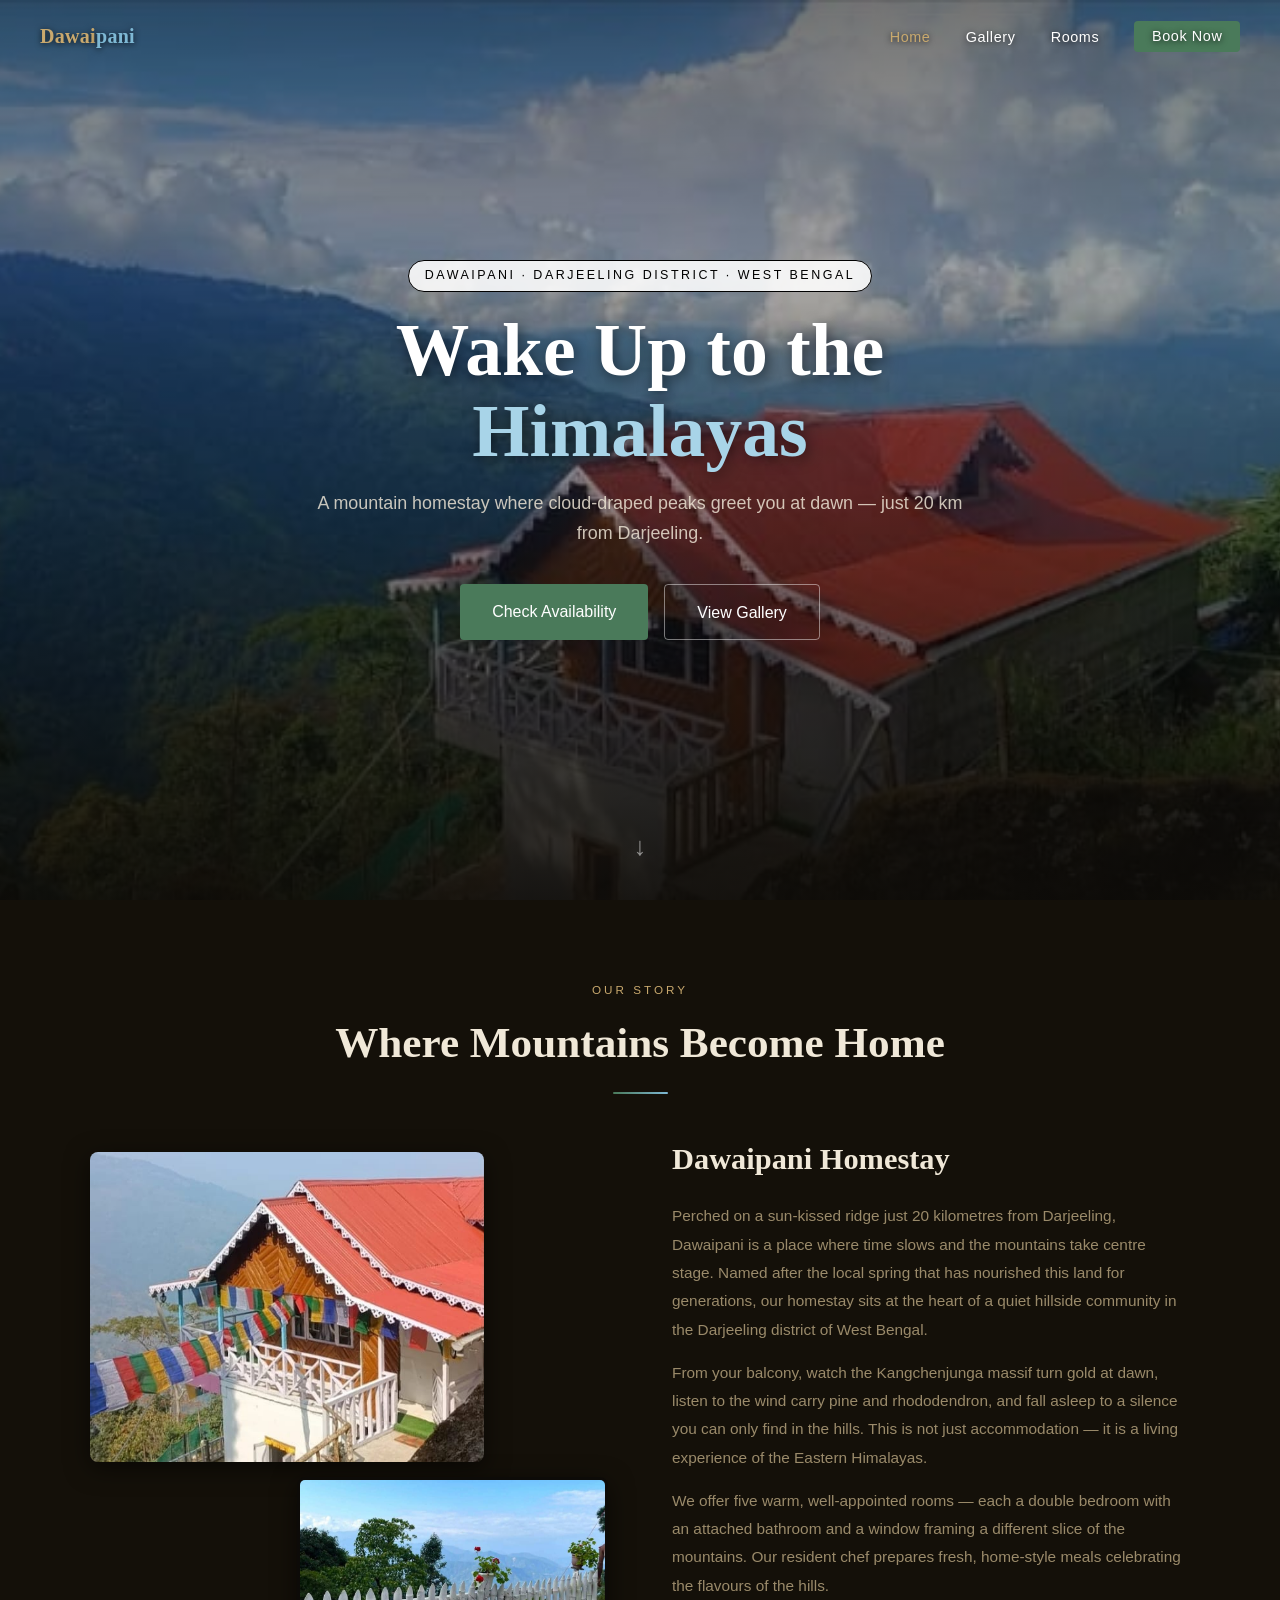
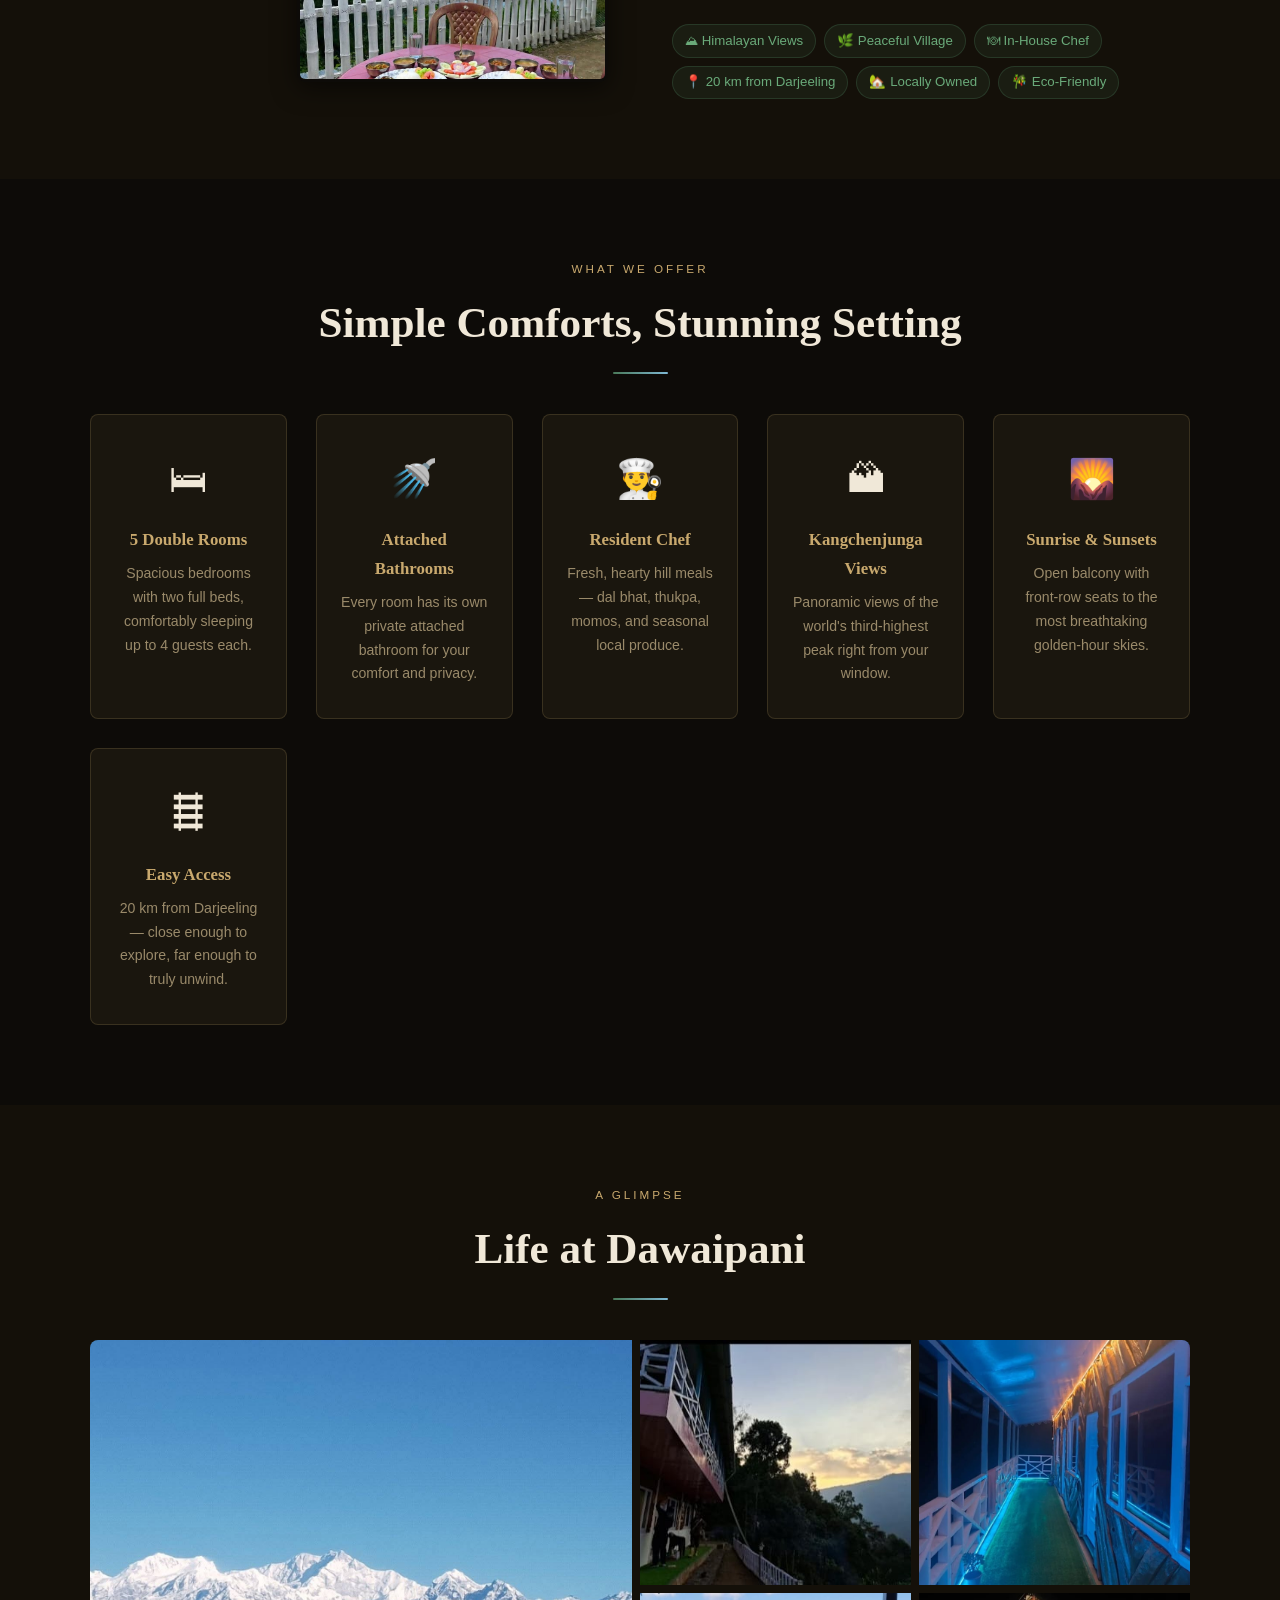
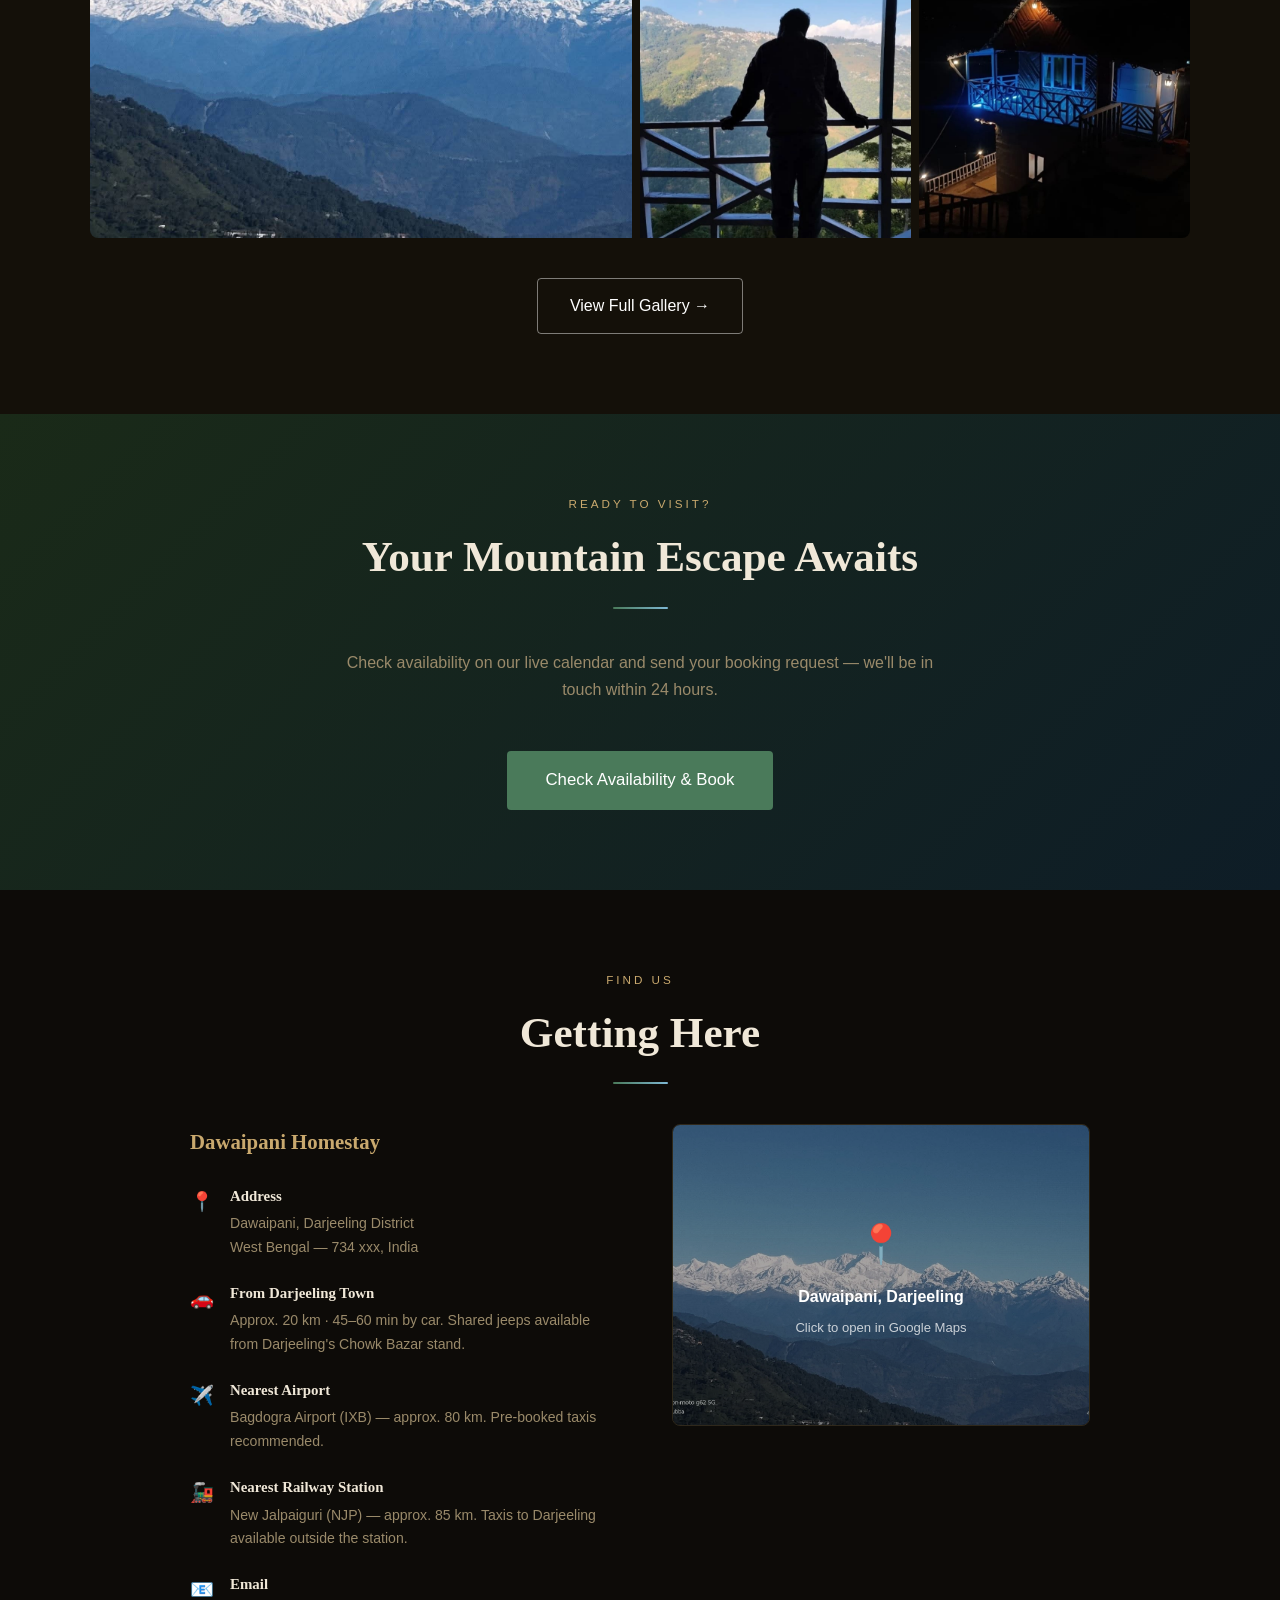
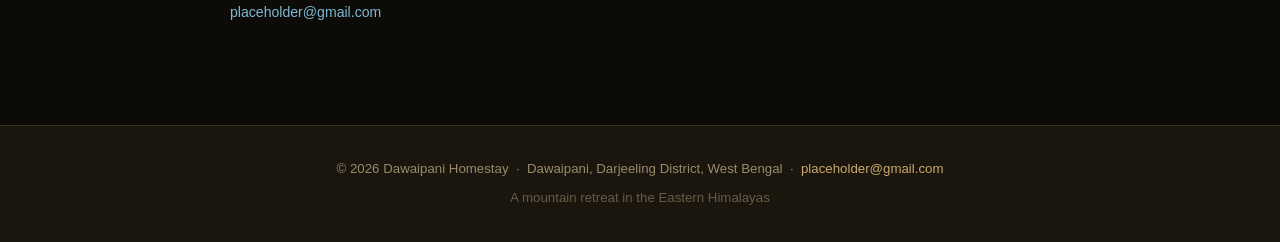
<file: index.html>
<!DOCTYPE html>
<html lang="en">
<head>
  <meta charset="UTF-8">
  <meta name="viewport" content="width=device-width, initial-scale=1.0">
  <meta name="description" content="Dawaipani Homestay — A cozy mountain retreat 20 km from Darjeeling, West Bengal. Himalayan views, home-cooked meals, 5 comfortable rooms.">
  <title>Dawaipani Homestay — Mountain Retreat near Darjeeling</title>
  <link rel="stylesheet" href="css/style.css">
  <link rel="icon" href="data:image/svg+xml,<svg xmlns='http://www.w3.org/2000/svg' viewBox='0 0 100 100'><text y='.9em' font-size='90'>🏔</text></svg>">
</head>
<body>

<!-- NAVBAR -->
<nav id="mainNav">
  <a href="index.html" class="nav-logo">Dawai<span>pani</span></a>
  <ul class="nav-links" id="navLinks">
    <li><a href="index.html" class="active">Home</a></li>
    <li><a href="gallery.html">Gallery</a></li>
    <li><a href="rooms.html">Rooms</a></li>
    <li><a href="booking.html" class="nav-book-btn">Book Now</a></li>
  </ul>
  <div class="nav-toggle" id="navToggle">
    <span></span><span></span><span></span>
  </div>
</nav>

<!-- HERO -->
<section class="hero">
  <div class="hero-bg"></div>
  <div class="hero-overlay"></div>
  <div class="hero-content">
    <div class="hero-badge">Dawaipani · Darjeeling District · West Bengal</div>
    <h1>Wake Up to the <em>Himalayas</em></h1>
    <p>A mountain homestay where cloud-draped peaks greet you at dawn — just 20 km from Darjeeling.</p>
    <div class="hero-btns">
      <a href="booking.html" class="btn-primary">Check Availability</a>
      <a href="gallery.html" class="btn-secondary">View Gallery</a>
    </div>
  </div>
  <div class="hero-scroll">↓</div>
</section>

<!-- ABOUT -->
<section class="about-section">
  <span class="section-label">Our Story</span>
  <h2 class="section-title">Where Mountains Become Home</h2>
  <div class="section-divider"></div>
  <div class="about-grid">
    <div class="about-image-stack">
      <img src="photos/835f2a2a-b0d6-4ad8-93b6-548201d780e2.JPG"
           alt="Dawaipani Homestay exterior with prayer flags and mountain backdrop"
           class="about-img-main">
      <img src="photos/a524b038-0417-4b89-a8e7-1b76fbd98bb7.JPG"
           alt="Home-cooked meal on the open terrace with a mountain view"
           class="about-img-secondary">
    </div>
    <div class="about-text">
      <h2>Dawaipani Homestay</h2>
      <p>Perched on a sun-kissed ridge just 20 kilometres from Darjeeling, Dawaipani is a place where time slows and the mountains take centre stage. Named after the local spring that has nourished this land for generations, our homestay sits at the heart of a quiet hillside community in the Darjeeling district of West Bengal.</p>
      <p>From your balcony, watch the Kangchenjunga massif turn gold at dawn, listen to the wind carry pine and rhododendron, and fall asleep to a silence you can only find in the hills. This is not just accommodation — it is a living experience of the Eastern Himalayas.</p>
      <p>We offer five warm, well-appointed rooms — each a double bedroom with an attached bathroom and a window framing a different slice of the mountains. Our resident chef prepares fresh, home-style meals celebrating the flavours of the hills.</p>
      <div class="about-highlights">
        <span class="highlight-tag">⛰ Himalayan Views</span>
        <span class="highlight-tag">🌿 Peaceful Village</span>
        <span class="highlight-tag">🍽 In-House Chef</span>
        <span class="highlight-tag">📍 20 km from Darjeeling</span>
        <span class="highlight-tag">🏡 Locally Owned</span>
        <span class="highlight-tag">🎋 Eco-Friendly</span>
      </div>
    </div>
  </div>
</section>

<!-- FEATURES -->
<section class="features-section">
  <span class="section-label">What We Offer</span>
  <h2 class="section-title">Simple Comforts, Stunning Setting</h2>
  <div class="section-divider"></div>
  <div class="features-grid">
    <div class="feature-card reveal">
      <span class="feature-icon">🛏</span>
      <h3>5 Double Rooms</h3>
      <p>Spacious bedrooms with two full beds, comfortably sleeping up to 4 guests each.</p>
    </div>
    <div class="feature-card reveal">
      <span class="feature-icon">🚿</span>
      <h3>Attached Bathrooms</h3>
      <p>Every room has its own private attached bathroom for your comfort and privacy.</p>
    </div>
    <div class="feature-card reveal">
      <span class="feature-icon">👨‍🍳</span>
      <h3>Resident Chef</h3>
      <p>Fresh, hearty hill meals — dal bhat, thukpa, momos, and seasonal local produce.</p>
    </div>
    <div class="feature-card reveal">
      <span class="feature-icon">🏔</span>
      <h3>Kangchenjunga Views</h3>
      <p>Panoramic views of the world's third-highest peak right from your window.</p>
    </div>
    <div class="feature-card reveal">
      <span class="feature-icon">🌄</span>
      <h3>Sunrise & Sunsets</h3>
      <p>Open balcony with front-row seats to the most breathtaking golden-hour skies.</p>
    </div>
    <div class="feature-card reveal">
      <span class="feature-icon">🛤</span>
      <h3>Easy Access</h3>
      <p>20 km from Darjeeling — close enough to explore, far enough to truly unwind.</p>
    </div>
  </div>
</section>

<!-- PHOTO PREVIEW -->
<section class="preview-section">
  <span class="section-label">A Glimpse</span>
  <h2 class="section-title">Life at Dawaipani</h2>
  <div class="section-divider"></div>
  <div class="photo-grid">
    <div class="photo-item">
      <img src="photos/68c79c0e-81f4-49b1-85cf-fa67b04e85c0.JPG"
           alt="Kangchenjunga panoramic view from Dawaipani" loading="lazy">
    </div>
    <div class="photo-item">
      <img src="photos/98694bfd-e711-434e-a000-c55fc86c6946.JPG"
           alt="Golden sunset from the balcony" loading="lazy">
    </div>
    <div class="photo-item">
      <img src="photos/7bfb3d35-8cb9-417a-92e4-3e10b6d14ae2.JPG"
           alt="LED-lit corridor at night" loading="lazy">
    </div>
    <div class="photo-item">
      <img src="photos/0ee48673-cfb5-4a5e-9b84-ca078c8ce175.JPG"
           alt="Silhouette view from the balcony" loading="lazy">
    </div>
    <div class="photo-item">
      <img src="photos/666def5d-f635-4ab4-aaf1-29031b2ab150.JPG"
           alt="Homestay glowing blue at night" loading="lazy">
    </div>
  </div>
  <div style="text-align:center; margin-top: 2.5rem;">
    <a href="gallery.html" class="btn-secondary">View Full Gallery →</a>
  </div>
</section>

<!-- CTA -->
<section class="cta-section">
  <span class="section-label">Ready to Visit?</span>
  <h2 class="section-title">Your Mountain Escape Awaits</h2>
  <div class="section-divider"></div>
  <p class="section-subtitle">Check availability on our live calendar and send your booking request — we'll be in touch within 24 hours.</p>
  <a href="booking.html" class="btn-primary" style="font-size:1.05rem; padding: 0.95rem 2.4rem;">
    Check Availability &amp; Book
  </a>
</section>

<!-- CONTACT -->
<section class="contact-section">
  <span class="section-label">Find Us</span>
  <h2 class="section-title">Getting Here</h2>
  <div class="section-divider"></div>
  <div class="contact-grid">
    <div class="contact-info">
      <h3>Dawaipani Homestay</h3>
      <div class="contact-item">
        <span class="contact-icon">📍</span>
        <div class="contact-item-text">
          <h4>Address</h4>
          <p>Dawaipani, Darjeeling District<br>West Bengal — 734 xxx, India</p>
        </div>
      </div>
      <div class="contact-item">
        <span class="contact-icon">🚗</span>
        <div class="contact-item-text">
          <h4>From Darjeeling Town</h4>
          <p>Approx. 20 km · 45–60 min by car. Shared jeeps available from Darjeeling's Chowk Bazar stand.</p>
        </div>
      </div>
      <div class="contact-item">
        <span class="contact-icon">✈️</span>
        <div class="contact-item-text">
          <h4>Nearest Airport</h4>
          <p>Bagdogra Airport (IXB) — approx. 80 km. Pre-booked taxis recommended.</p>
        </div>
      </div>
      <div class="contact-item">
        <span class="contact-icon">🚂</span>
        <div class="contact-item-text">
          <h4>Nearest Railway Station</h4>
          <p>New Jalpaiguri (NJP) — approx. 85 km. Taxis to Darjeeling available outside the station.</p>
        </div>
      </div>
      <div class="contact-item">
        <span class="contact-icon">📧</span>
        <div class="contact-item-text">
          <h4>Email</h4>
          <p><a href="mailto:placeholder@gmail.com">placeholder@gmail.com</a></p>
        </div>
      </div>
    </div>
    <div>
      <a href="https://maps.google.com/?q=Dawaipani,Darjeeling,West+Bengal" target="_blank" rel="noopener" class="contact-map-link">
        <img src="photos/68c79c0e-81f4-49b1-85cf-fa67b04e85c0.JPG" alt="Open in Google Maps">
        <div class="map-overlay">
          <span>📍</span>
          <span class="map-title">Dawaipani, Darjeeling</span>
          <span class="map-sub">Click to open in Google Maps</span>
        </div>
      </a>
    </div>
  </div>
</section>

<footer>
  <p>© 2026 Dawaipani Homestay &nbsp;·&nbsp; Dawaipani, Darjeeling District, West Bengal &nbsp;·&nbsp; <a href="mailto:placeholder@gmail.com">placeholder@gmail.com</a></p>
  <p>A mountain retreat in the Eastern Himalayas</p>
</footer>

<script src="js/main.js"></script>
</body>
</html>
</file>
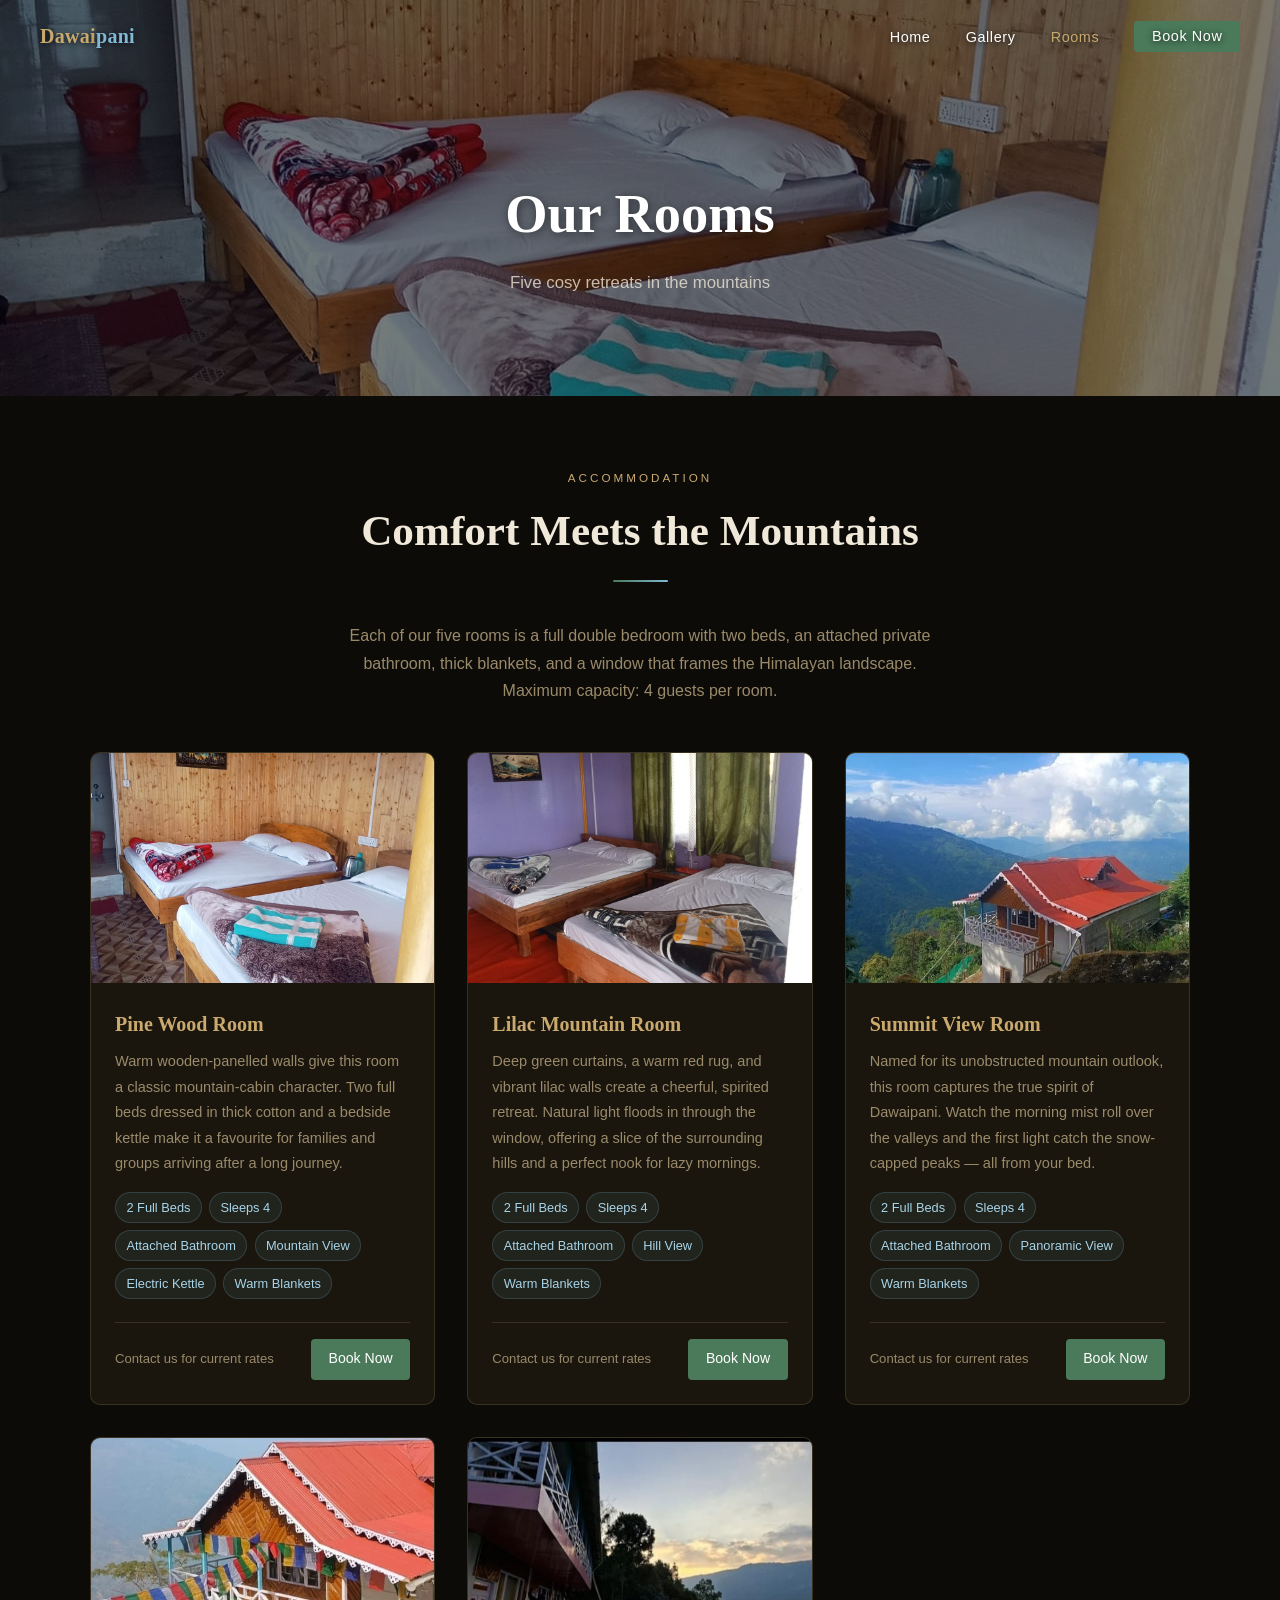
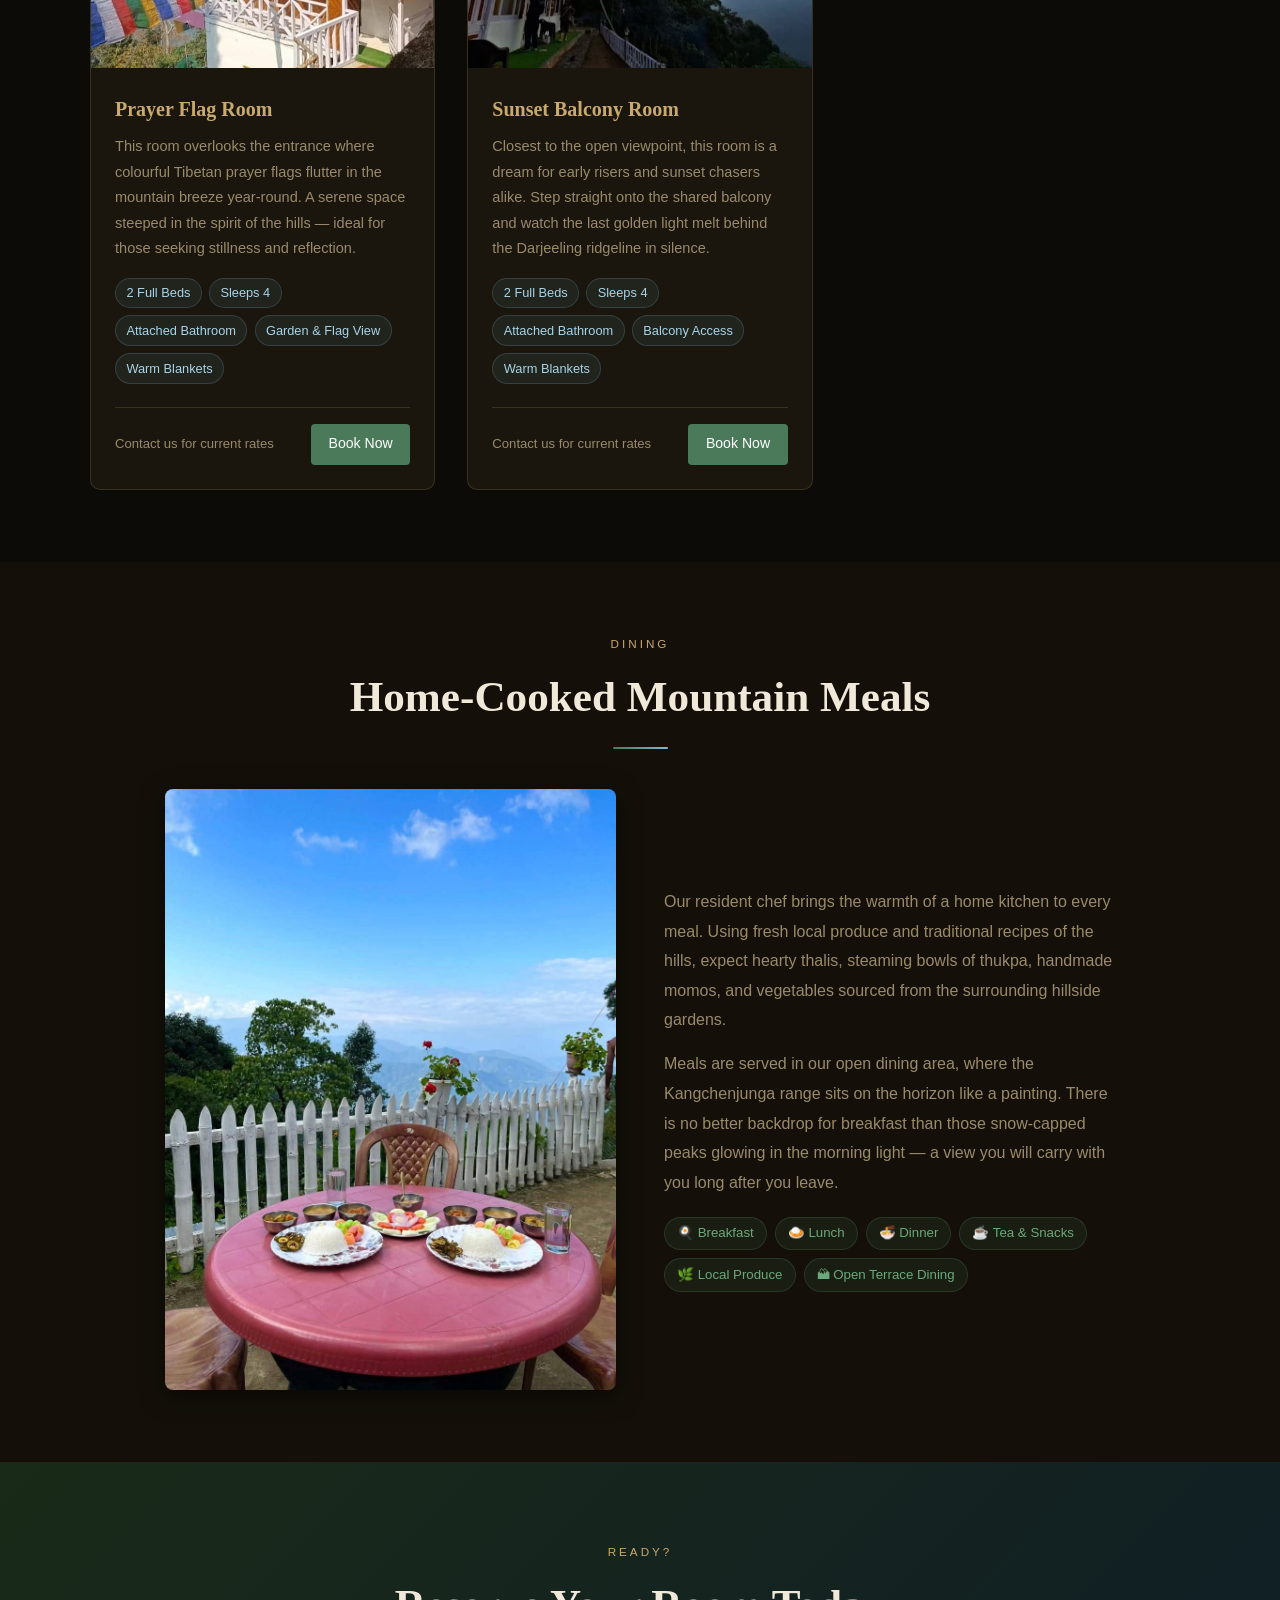
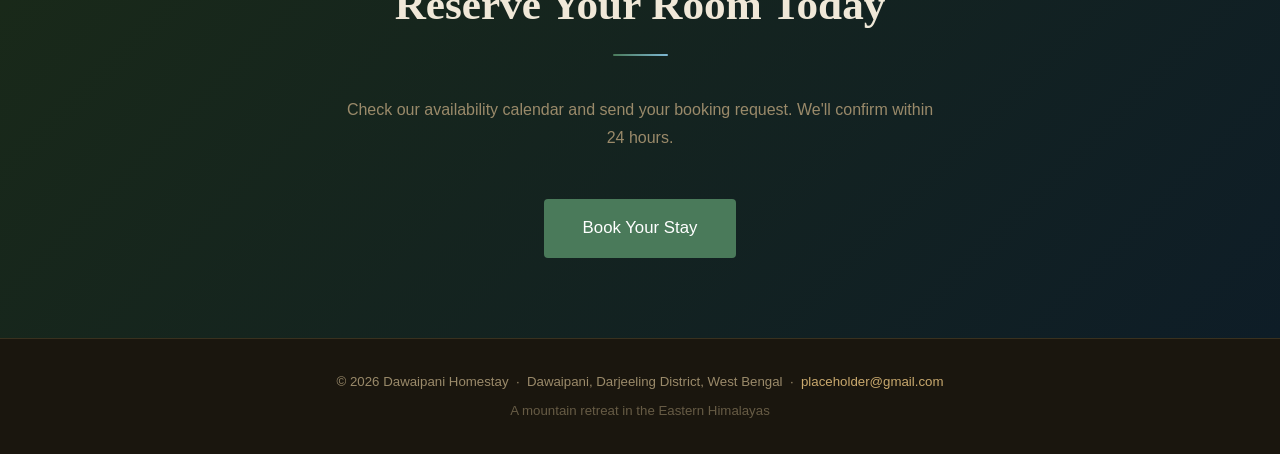
<file: rooms.html>
<!DOCTYPE html>
<html lang="en">
<head>
  <meta charset="UTF-8">
  <meta name="viewport" content="width=device-width, initial-scale=1.0">
  <meta name="description" content="Rooms at Dawaipani Homestay — 5 double rooms with attached bathrooms, mountain views, and home-cooked meals. Near Darjeeling, West Bengal.">
  <title>Rooms — Dawaipani Homestay</title>
  <link rel="stylesheet" href="css/style.css">
  <link rel="icon" href="data:image/svg+xml,<svg xmlns='http://www.w3.org/2000/svg' viewBox='0 0 100 100'><text y='.9em' font-size='90'>🏔</text></svg>">
</head>
<body>

<nav id="mainNav" class="scrolled">
  <a href="index.html" class="nav-logo">Dawai<span>pani</span></a>
  <ul class="nav-links" id="navLinks">
    <li><a href="index.html">Home</a></li>
    <li><a href="gallery.html">Gallery</a></li>
    <li><a href="rooms.html" class="active">Rooms</a></li>
    <li><a href="booking.html" class="nav-book-btn">Book Now</a></li>
  </ul>
  <div class="nav-toggle" id="navToggle">
    <span></span><span></span><span></span>
  </div>
</nav>

<div class="page-hero">
  <div class="page-hero-bg" style="background-image: url('photos/2d017e26-0465-4415-89f4-2ba5ccd3a355.JPG');"></div>
  <div class="page-hero-overlay"></div>
  <div class="page-hero-content">
    <h1>Our Rooms</h1>
    <p>Five cosy retreats in the mountains</p>
  </div>
</div>

<section style="background: var(--bg-dark); padding: 4.5rem 2rem;">
  <span class="section-label">Accommodation</span>
  <h2 class="section-title">Comfort Meets the Mountains</h2>
  <div class="section-divider"></div>
  <p class="section-subtitle">
    Each of our five rooms is a full double bedroom with two beds, an attached private bathroom,
    thick blankets, and a window that frames the Himalayan landscape.
    Maximum capacity: 4 guests per room.
  </p>

  <div class="rooms-grid">

    <!-- Room 1 -->
    <div class="room-card reveal">
      <img src="photos/2d017e26-0465-4415-89f4-2ba5ccd3a355.JPG" alt="Pine Wood Room" class="room-img">
      <div class="room-body">
        <h3>Pine Wood Room</h3>
        <p>Warm wooden-panelled walls give this room a classic mountain-cabin character. Two full beds dressed in thick cotton and a bedside kettle make it a favourite for families and groups arriving after a long journey.</p>
        <div class="room-amenities">
          <span class="amenity">2 Full Beds</span>
          <span class="amenity">Sleeps 4</span>
          <span class="amenity">Attached Bathroom</span>
          <span class="amenity">Mountain View</span>
          <span class="amenity">Electric Kettle</span>
          <span class="amenity">Warm Blankets</span>
        </div>
        <div class="room-footer">
          <span class="price-note">Contact us for current rates</span>
          <a href="booking.html" class="btn-primary" style="padding:0.55rem 1.1rem; font-size:0.88rem;">Book Now</a>
        </div>
      </div>
    </div>

    <!-- Room 2 -->
    <div class="room-card reveal">
      <img src="photos/0e0f4eb5-1aaf-4afd-a3ed-e516085449d5.JPG" alt="Lilac Mountain Room" class="room-img">
      <div class="room-body">
        <h3>Lilac Mountain Room</h3>
        <p>Deep green curtains, a warm red rug, and vibrant lilac walls create a cheerful, spirited retreat. Natural light floods in through the window, offering a slice of the surrounding hills and a perfect nook for lazy mornings.</p>
        <div class="room-amenities">
          <span class="amenity">2 Full Beds</span>
          <span class="amenity">Sleeps 4</span>
          <span class="amenity">Attached Bathroom</span>
          <span class="amenity">Hill View</span>
          <span class="amenity">Warm Blankets</span>
        </div>
        <div class="room-footer">
          <span class="price-note">Contact us for current rates</span>
          <a href="booking.html" class="btn-primary" style="padding:0.55rem 1.1rem; font-size:0.88rem;">Book Now</a>
        </div>
      </div>
    </div>

    <!-- Room 3 -->
    <div class="room-card reveal">
      <img src="photos/main photo.JPG" alt="Summit View Room" class="room-img">
      <div class="room-body">
        <h3>Summit View Room</h3>
        <p>Named for its unobstructed mountain outlook, this room captures the true spirit of Dawaipani. Watch the morning mist roll over the valleys and the first light catch the snow-capped peaks — all from your bed.</p>
        <div class="room-amenities">
          <span class="amenity">2 Full Beds</span>
          <span class="amenity">Sleeps 4</span>
          <span class="amenity">Attached Bathroom</span>
          <span class="amenity">Panoramic View</span>
          <span class="amenity">Warm Blankets</span>
        </div>
        <div class="room-footer">
          <span class="price-note">Contact us for current rates</span>
          <a href="booking.html" class="btn-primary" style="padding:0.55rem 1.1rem; font-size:0.88rem;">Book Now</a>
        </div>
      </div>
    </div>

    <!-- Room 4 -->
    <div class="room-card reveal">
      <img src="photos/835f2a2a-b0d6-4ad8-93b6-548201d780e2.JPG" alt="Prayer Flag Room" class="room-img">
      <div class="room-body">
        <h3>Prayer Flag Room</h3>
        <p>This room overlooks the entrance where colourful Tibetan prayer flags flutter in the mountain breeze year-round. A serene space steeped in the spirit of the hills — ideal for those seeking stillness and reflection.</p>
        <div class="room-amenities">
          <span class="amenity">2 Full Beds</span>
          <span class="amenity">Sleeps 4</span>
          <span class="amenity">Attached Bathroom</span>
          <span class="amenity">Garden & Flag View</span>
          <span class="amenity">Warm Blankets</span>
        </div>
        <div class="room-footer">
          <span class="price-note">Contact us for current rates</span>
          <a href="booking.html" class="btn-primary" style="padding:0.55rem 1.1rem; font-size:0.88rem;">Book Now</a>
        </div>
      </div>
    </div>

    <!-- Room 5 -->
    <div class="room-card reveal">
      <img src="photos/98694bfd-e711-434e-a000-c55fc86c6946.JPG" alt="Sunset Balcony Room" class="room-img">
      <div class="room-body">
        <h3>Sunset Balcony Room</h3>
        <p>Closest to the open viewpoint, this room is a dream for early risers and sunset chasers alike. Step straight onto the shared balcony and watch the last golden light melt behind the Darjeeling ridgeline in silence.</p>
        <div class="room-amenities">
          <span class="amenity">2 Full Beds</span>
          <span class="amenity">Sleeps 4</span>
          <span class="amenity">Attached Bathroom</span>
          <span class="amenity">Balcony Access</span>
          <span class="amenity">Warm Blankets</span>
        </div>
        <div class="room-footer">
          <span class="price-note">Contact us for current rates</span>
          <a href="booking.html" class="btn-primary" style="padding:0.55rem 1.1rem; font-size:0.88rem;">Book Now</a>
        </div>
      </div>
    </div>

  </div>
</section>

<!-- DINING -->
<section style="background: var(--bg-section); padding: 4.5rem 2rem;">
  <span class="section-label">Dining</span>
  <h2 class="section-title">Home-Cooked Mountain Meals</h2>
  <div class="section-divider"></div>
  <div class="dining-grid">
    <img src="photos/a524b038-0417-4b89-a8e7-1b76fbd98bb7.JPG"
         alt="A freshly served thali on the open terrace with mountain views" loading="lazy">
    <div>
      <p>Our resident chef brings the warmth of a home kitchen to every meal. Using fresh local produce and traditional recipes of the hills, expect hearty thalis, steaming bowls of thukpa, handmade momos, and vegetables sourced from the surrounding hillside gardens.</p>
      <p>Meals are served in our open dining area, where the Kangchenjunga range sits on the horizon like a painting. There is no better backdrop for breakfast than those snow-capped peaks glowing in the morning light — a view you will carry with you long after you leave.</p>
      <div class="about-highlights" style="margin-top: 1.2rem;">
        <span class="highlight-tag">🍳 Breakfast</span>
        <span class="highlight-tag">🍛 Lunch</span>
        <span class="highlight-tag">🍜 Dinner</span>
        <span class="highlight-tag">☕ Tea &amp; Snacks</span>
        <span class="highlight-tag">🌿 Local Produce</span>
        <span class="highlight-tag">🏔 Open Terrace Dining</span>
      </div>
    </div>
  </div>
</section>

<!-- CTA -->
<section class="cta-section">
  <span class="section-label">Ready?</span>
  <h2 class="section-title">Reserve Your Room Today</h2>
  <div class="section-divider"></div>
  <p class="section-subtitle">Check our availability calendar and send your booking request. We'll confirm within 24 hours.</p>
  <a href="booking.html" class="btn-primary" style="font-size:1.05rem; padding: 0.95rem 2.4rem;">Book Your Stay</a>
</section>

<footer>
  <p>© 2026 Dawaipani Homestay &nbsp;·&nbsp; Dawaipani, Darjeeling District, West Bengal &nbsp;·&nbsp; <a href="mailto:placeholder@gmail.com">placeholder@gmail.com</a></p>
  <p>A mountain retreat in the Eastern Himalayas</p>
</footer>

<script src="js/main.js"></script>
</body>
</html>
</file>
<file: css/style.css>
/* ========================================
   DAWAIPANI HOMESTAY — Main Stylesheet
   ======================================== */

:root {
  --bg-dark:    #0d0b08;
  --bg-card:    #1a160e;
  --bg-section: #141009;
  --sky:        #7eb8d4;
  --sky-light:  #a8d4e8;
  --green:      #4a7a5a;
  --green-light:#6aaa7a;
  --gold:       #c9a96e;
  --cream:      #f0e8d8;
  --muted:      #9a8a6a;
  --border:     rgba(201,169,110,0.18);
  --shadow:     0 6px 24px rgba(0,0,0,0.55);
}

* { margin: 0; padding: 0; box-sizing: border-box; }
html { scroll-behavior: smooth; }

body {
  font-family: Georgia, 'Times New Roman', serif;
  background: var(--bg-dark);
  color: var(--cream);
  line-height: 1.7;
}

/* ── NAVBAR ── */
nav {
  position: fixed;
  top: 0; left: 0; right: 0;
  z-index: 1000;
  padding: 1.2rem 2.5rem;
  display: flex;
  justify-content: space-between;
  align-items: center;
  transition: all 0.35s ease;
}
nav.scrolled {
  background: rgba(13,11,8,0.96);
  backdrop-filter: blur(12px);
  border-bottom: 1px solid var(--border);
  padding: 0.75rem 2.5rem;
}
.nav-logo {
  font-size: 1.25rem;
  font-weight: 700;
  color: var(--gold);
  text-decoration: none;
  letter-spacing: 0.3px;
  text-shadow: 0 1px 6px rgba(0,0,0,0.8);
}
.nav-logo span { color: var(--sky); }

.nav-links { display: flex; gap: 2.2rem; list-style: none; align-items: center; }
.nav-links a {
  color: #fff;
  text-decoration: none;
  font-size: 0.9rem;
  letter-spacing: 0.6px;
  font-family: Arial, sans-serif;
  transition: color 0.2s;
  text-shadow: 0 1px 6px rgba(0,0,0,0.8);
}
.nav-links a:hover,
.nav-links a.active { color: var(--gold); }

.nav-book-btn {
  background: var(--green) !important;
  color: #fff !important;
  padding: 0.45rem 1.1rem;
  border-radius: 4px;
}
.nav-book-btn:hover { background: var(--green-light) !important; }
.nav-book-btn.active { background: var(--green-light) !important; }

.nav-toggle {
  display: none;
  flex-direction: column;
  gap: 5px;
  cursor: pointer;
}
.nav-toggle span {
  width: 24px; height: 2px;
  background: var(--cream);
  border-radius: 2px;
  transition: all 0.3s;
}

/* ── HERO ── */
.hero {
  height: 100vh;
  position: relative;
  display: flex;
  align-items: center;
  justify-content: center;
  text-align: center;
  overflow: hidden;
}
.hero-bg {
  position: absolute; inset: 0;
  background: url('../photos/main photo.JPG') center/cover no-repeat;
  background-attachment: fixed;
}
.hero-overlay {
  position: absolute; inset: 0;
  background: linear-gradient(
    to bottom,
    rgba(0,0,0,0.55) 0%,
    rgba(0,0,0,0.35) 30%,
    rgba(0,0,0,0.45) 55%,
    rgba(13,11,8,0.92) 100%
  );
}
.hero-content {
  position: relative; z-index: 2;
  max-width: 720px;
  padding: 2rem;
}
.hero-badge {
  display: inline-block;
  background: rgba(255,255,255,0.88);
  border: 1px solid #000;
  color: #000;
  padding: 0.3rem 1rem;
  border-radius: 20px;
  font-size: 0.78rem;
  letter-spacing: 2.5px;
  text-transform: uppercase;
  margin-bottom: 1.1rem;
  font-family: Arial, sans-serif;
}
.hero h1 {
  font-size: clamp(2.5rem, 6vw, 4.6rem);
  line-height: 1.1;
  margin-bottom: 1rem;
  color: #fff;
  text-shadow: 2px 3px 14px rgba(0,0,0,0.55);
}
.hero h1 em { color: var(--sky-light); font-style: normal; }
.hero p {
  font-size: 1.12rem;
  color: rgba(240,232,216,0.82);
  margin-bottom: 2.2rem;
  font-family: Arial, sans-serif;
  font-weight: 300;
}
.hero-btns {
  display: flex; gap: 1rem;
  justify-content: center;
  flex-wrap: wrap;
}
.hero-scroll {
  position: absolute;
  bottom: 2rem; left: 50%;
  transform: translateX(-50%);
  z-index: 2;
  font-size: 1.6rem;
  color: rgba(255,255,255,0.5);
  animation: bounce 2.2s ease-in-out infinite;
}
@keyframes bounce {
  0%,100% { transform: translateX(-50%) translateY(0); }
  50%      { transform: translateX(-50%) translateY(9px); }
}

/* ── BUTTONS ── */
.btn-primary {
  background: var(--green);
  color: #fff;
  padding: 0.85rem 2rem;
  border-radius: 4px;
  text-decoration: none;
  font-size: 1rem;
  font-family: Arial, sans-serif;
  border: none; cursor: pointer;
  display: inline-block;
  transition: background 0.2s, transform 0.2s, box-shadow 0.2s;
}
.btn-primary:hover {
  background: var(--green-light);
  transform: translateY(-2px);
  box-shadow: 0 6px 18px rgba(74,122,90,0.4);
}
.btn-secondary {
  background: transparent;
  color: #fff;
  padding: 0.85rem 2rem;
  border-radius: 4px;
  text-decoration: none;
  font-size: 1rem;
  font-family: Arial, sans-serif;
  border: 1px solid rgba(255,255,255,0.45);
  cursor: pointer;
  display: inline-block;
  transition: border-color 0.2s, color 0.2s;
}
.btn-secondary:hover { border-color: var(--gold); color: var(--gold); }

/* ── SECTION HELPERS ── */
section { padding: 5rem 2rem; }

.section-label {
  display: block;
  text-align: center;
  text-transform: uppercase;
  letter-spacing: 3px;
  font-size: 0.73rem;
  color: var(--gold);
  font-family: Arial, sans-serif;
  margin-bottom: 0.4rem;
}
.section-title {
  text-align: center;
  font-size: clamp(1.8rem, 4vw, 2.7rem);
  margin-bottom: 0.6rem;
  color: var(--cream);
}
.section-subtitle {
  text-align: center;
  color: var(--muted);
  max-width: 600px;
  margin: 0 auto 3rem;
  font-family: Arial, sans-serif;
  font-size: 1rem;
}
.section-divider {
  width: 55px; height: 2px;
  background: linear-gradient(to right, var(--green), var(--sky));
  margin: 0.8rem auto 2.5rem;
  border-radius: 2px;
}

/* ── PAGE HERO (inner pages) ── */
.page-hero {
  height: 44vh;
  min-height: 260px;
  position: relative;
  display: flex;
  align-items: center;
  justify-content: center;
  text-align: center;
  padding-top: 70px;
}
.page-hero-bg {
  position: absolute; inset: 0;
  background-size: cover;
  background-position: center;
}
.page-hero-overlay {
  position: absolute; inset: 0;
  background: rgba(0,0,0,0.52);
}
.page-hero-content { position: relative; z-index: 2; }
.page-hero h1 {
  font-size: clamp(2rem, 5vw, 3.4rem);
  color: #fff;
  text-shadow: 1px 2px 10px rgba(0,0,0,0.5);
}
.page-hero p {
  color: rgba(240,232,216,0.78);
  font-family: Arial, sans-serif;
  margin-top: 0.5rem;
  font-size: 1.05rem;
}

/* ── ABOUT ── */
.about-section { background: var(--bg-section); }
.about-grid {
  display: grid;
  grid-template-columns: 1fr 1fr;
  gap: 4rem;
  max-width: 1100px;
  margin: 0 auto;
  align-items: center;
}
.about-image-stack { position: relative; height: 530px; }
.about-img-main {
  width: 76%; height: 310px;
  object-fit: cover;
  border-radius: 8px;
  position: absolute; top: 0; left: 0;
  box-shadow: var(--shadow);
}
.about-img-secondary {
  width: 60%; height: 205px;
  object-fit: cover;
  border-radius: 8px;
  position: absolute; bottom: 0; right: 0;
  box-shadow: var(--shadow);
  border: 3px solid var(--bg-dark);
}
.about-text h2 { font-size: 1.9rem; margin-bottom: 1rem; }
.about-text p {
  color: var(--muted);
  margin-bottom: 0.9rem;
  font-family: Arial, sans-serif;
  font-size: 0.96rem;
  line-height: 1.85;
}
.about-highlights {
  display: flex; flex-wrap: wrap; gap: 0.5rem;
  margin-top: 1.5rem;
}
.highlight-tag {
  background: rgba(74,122,90,0.13);
  border: 1px solid rgba(74,122,90,0.28);
  color: var(--green-light);
  padding: 0.28rem 0.75rem;
  border-radius: 20px;
  font-size: 0.83rem;
  font-family: Arial, sans-serif;
}

/* ── FEATURES ── */
.features-section { background: var(--bg-dark); }
.features-grid {
  display: grid;
  grid-template-columns: repeat(auto-fit, minmax(190px, 1fr));
  gap: 1.8rem;
  max-width: 1100px;
  margin: 0 auto;
}
.feature-card {
  background: var(--bg-card);
  border: 1px solid var(--border);
  border-radius: 8px;
  padding: 2rem 1.5rem;
  text-align: center;
  transition: transform 0.2s, border-color 0.2s;
}
.feature-card:hover {
  transform: translateY(-4px);
  border-color: rgba(201,169,110,0.38);
}
.feature-icon { font-size: 2.4rem; margin-bottom: 0.9rem; display: block; }
.feature-card h3 { color: var(--gold); font-size: 1.05rem; margin-bottom: 0.45rem; }
.feature-card p { color: var(--muted); font-size: 0.88rem; font-family: Arial, sans-serif; }

/* ── PHOTO PREVIEW (index) ── */
.preview-section { background: var(--bg-section); }
.photo-grid {
  display: grid;
  grid-template-columns: 2fr 1fr 1fr;
  grid-template-rows: 245px 245px;
  gap: 8px;
  max-width: 1100px;
  margin: 0 auto 2rem;
  border-radius: 8px;
  overflow: hidden;
}
.photo-grid .photo-item:first-child { grid-row: span 2; }
.photo-item { overflow: hidden; }
.photo-item img {
  width: 100%; height: 100%;
  object-fit: cover;
  display: block;
  transition: transform 0.45s ease;
}
.photo-item:hover img { transform: scale(1.06); }

/* ── GALLERY PAGE ── */
.gallery-section { background: var(--bg-dark); }
.gallery-grid { columns: 3; column-gap: 10px; max-width: 1200px; margin: 0 auto; }
.gallery-item {
  break-inside: avoid;
  margin-bottom: 10px;
  cursor: pointer;
  border-radius: 6px;
  overflow: hidden;
  position: relative;
}
.gallery-item img { width: 100%; display: block; transition: transform 0.35s; }
.gallery-item:hover img { transform: scale(1.04); }
.gallery-item::after {
  content: '⊕';
  position: absolute;
  top: 50%; left: 50%;
  transform: translate(-50%,-50%) scale(0);
  font-size: 2.8rem;
  color: rgba(255,255,255,0.9);
  transition: transform 0.3s;
  text-shadow: 0 2px 12px rgba(0,0,0,0.6);
}
.gallery-item:hover::after { transform: translate(-50%,-50%) scale(1); }

/* ── LIGHTBOX ── */
.lightbox {
  display: none;
  position: fixed; inset: 0;
  background: rgba(0,0,0,0.93);
  z-index: 9999;
  align-items: center;
  justify-content: center;
}
.lightbox.active { display: flex; }
.lightbox img {
  max-width: 90vw; max-height: 88vh;
  object-fit: contain;
  border-radius: 4px;
  box-shadow: 0 0 60px rgba(0,0,0,0.8);
}
.lightbox-close {
  position: absolute; top: 1.2rem; right: 1.8rem;
  font-size: 2.2rem; color: rgba(255,255,255,0.8);
  cursor: pointer; line-height: 1;
  transition: color 0.2s;
}
.lightbox-close:hover { color: #fff; }
.lightbox-prev, .lightbox-next {
  position: absolute; top: 50%; transform: translateY(-50%);
  font-size: 2.5rem; color: rgba(255,255,255,0.75);
  cursor: pointer; padding: 0.8rem 1rem;
  background: rgba(255,255,255,0.08);
  border-radius: 4px; user-select: none;
  transition: background 0.2s, color 0.2s;
}
.lightbox-prev:hover, .lightbox-next:hover {
  background: rgba(255,255,255,0.18); color: #fff;
}
.lightbox-prev { left: 0.8rem; }
.lightbox-next { right: 0.8rem; }

/* ── ROOMS PAGE ── */
.rooms-grid {
  display: grid;
  grid-template-columns: repeat(auto-fit, minmax(330px, 1fr));
  gap: 2rem;
  max-width: 1100px;
  margin: 0 auto;
}
.room-card {
  background: var(--bg-card);
  border: 1px solid var(--border);
  border-radius: 10px;
  overflow: hidden;
  transition: transform 0.2s, box-shadow 0.2s;
}
.room-card:hover { transform: translateY(-5px); box-shadow: 0 12px 32px rgba(0,0,0,0.6); }
.room-img { width: 100%; height: 230px; object-fit: cover; display: block; }
.room-body { padding: 1.5rem; }
.room-body h3 { color: var(--gold); font-size: 1.25rem; margin-bottom: 0.5rem; }
.room-body p { color: var(--muted); font-size: 0.91rem; font-family: Arial, sans-serif; margin-bottom: 1rem; line-height: 1.75; }
.room-amenities { display: flex; flex-wrap: wrap; gap: 0.45rem; margin-bottom: 1.4rem; }
.amenity {
  background: rgba(126,184,212,0.08);
  border: 1px solid rgba(126,184,212,0.2);
  color: var(--sky-light);
  padding: 0.22rem 0.65rem;
  border-radius: 20px;
  font-size: 0.8rem;
  font-family: Arial, sans-serif;
}
.room-footer {
  display: flex;
  align-items: center;
  justify-content: space-between;
  padding-top: 1rem;
  border-top: 1px solid var(--border);
}
.room-footer .price-note { color: var(--muted); font-family: Arial, sans-serif; font-size: 0.82rem; }

/* ── DINING GRID (rooms page) ── */
.dining-grid {
  display: grid;
  grid-template-columns: 1fr 1fr;
  gap: 3rem;
  align-items: center;
  max-width: 950px;
  margin: 0 auto;
}
.dining-grid img {
  width: 100%;
  border-radius: 8px;
  box-shadow: var(--shadow);
}
.dining-grid p { color: var(--muted); font-family: Arial, sans-serif; line-height: 1.85; margin-bottom: 0.9rem; }

/* ── BOOKING PAGE ── */
.booking-layout {
  display: grid;
  grid-template-columns: 1fr 1fr;
  gap: 2.5rem;
  max-width: 1060px;
  margin: 0 auto;
}

/* Calendar */
.calendar-wrapper {
  background: var(--bg-card);
  border: 1px solid var(--border);
  border-radius: 10px;
  padding: 1.6rem;
}
.calendar-header {
  display: flex; align-items: center;
  justify-content: space-between;
  margin-bottom: 1.5rem;
}
.cal-nav-btn {
  background: none;
  border: 1px solid var(--border);
  color: var(--cream);
  padding: 0.4rem 0.9rem;
  border-radius: 4px;
  cursor: pointer;
  font-size: 1.1rem;
  transition: border-color 0.2s, color 0.2s;
}
.cal-nav-btn:hover { border-color: var(--gold); color: var(--gold); }
.cal-month-title { font-size: 1.15rem; color: var(--gold); }

.cal-weekdays {
  display: grid;
  grid-template-columns: repeat(7, 1fr);
  text-align: center;
  margin-bottom: 6px;
}
.cal-weekdays span {
  color: var(--muted);
  font-size: 0.72rem;
  font-family: Arial, sans-serif;
  padding: 0.25rem;
  text-transform: uppercase;
  letter-spacing: 0.8px;
}
.cal-days {
  display: grid;
  grid-template-columns: repeat(7, 1fr);
  gap: 4px;
}
.cal-day {
  aspect-ratio: 1;
  display: flex; align-items: center; justify-content: center;
  border-radius: 6px;
  font-size: 0.88rem;
  font-family: Arial, sans-serif;
  cursor: pointer;
  transition: all 0.15s;
}
.cal-day.empty { cursor: default; }
.cal-day.past  { color: rgba(160,144,112,0.3); cursor: not-allowed; }

.cal-day.available {
  background: rgba(39,174,96,0.1);
  color: #6dcf8e;
  border: 1px solid rgba(39,174,96,0.22);
}
.cal-day.available:hover {
  background: rgba(39,174,96,0.22);
  transform: scale(1.08);
}
.cal-day.partial {
  background: rgba(230,126,34,0.1);
  color: #f0a05a;
  border: 1px solid rgba(230,126,34,0.22);
}
.cal-day.partial:hover {
  background: rgba(230,126,34,0.22);
  transform: scale(1.08);
}
.cal-day.booked {
  background: rgba(192,57,43,0.1);
  color: #e07070;
  border: 1px solid rgba(192,57,43,0.22);
  cursor: not-allowed;
}
.cal-day.selected {
  background: var(--sky) !important;
  color: #0d0b08 !important;
  font-weight: 700;
  border: none !important;
  transform: scale(1.1);
}
.cal-day.in-range {
  background: rgba(126,184,212,0.18) !important;
  color: var(--sky-light) !important;
  border-radius: 2px;
  border: none !important;
}
.cal-day.today {
  outline: 2px solid var(--gold);
  outline-offset: -2px;
}

.cal-legend {
  display: flex; gap: 1rem;
  margin-top: 1.2rem; flex-wrap: wrap;
}
.legend-item {
  display: flex; align-items: center; gap: 6px;
  font-size: 0.78rem;
  font-family: Arial, sans-serif;
  color: var(--muted);
}
.legend-dot { width: 11px; height: 11px; border-radius: 3px; }
.dot-available { background: rgba(39,174,96,0.45); border: 1px solid rgba(39,174,96,0.5); }
.dot-partial   { background: rgba(230,126,34,0.45); }
.dot-booked    { background: rgba(192,57,43,0.45); }
.dot-selected  { background: var(--sky); }

/* Booking form */
.booking-form-wrapper {
  background: var(--bg-card);
  border: 1px solid var(--border);
  border-radius: 10px;
  padding: 1.6rem;
}
.booking-form-wrapper > h3 { color: var(--gold); font-size: 1.35rem; margin-bottom: 0.4rem; }
.booking-form-wrapper > p { color: var(--muted); font-size: 0.88rem; font-family: Arial, sans-serif; margin-bottom: 1.3rem; }

.selected-dates-display {
  background: rgba(126,184,212,0.07);
  border: 1px solid rgba(126,184,212,0.2);
  border-radius: 6px;
  padding: 0.75rem 1rem;
  margin-bottom: 1.3rem;
  font-family: Arial, sans-serif;
  font-size: 0.88rem;
  color: var(--sky-light);
  min-height: 2.4rem;
  transition: color 0.3s;
}

.form-group { margin-bottom: 0.9rem; }
.form-group label {
  display: block;
  color: var(--muted);
  font-size: 0.78rem;
  font-family: Arial, sans-serif;
  margin-bottom: 0.35rem;
  text-transform: uppercase;
  letter-spacing: 0.6px;
}
.form-group input,
.form-group select,
.form-group textarea {
  width: 100%;
  background: rgba(255,255,255,0.04);
  border: 1px solid var(--border);
  border-radius: 6px;
  color: var(--cream);
  padding: 0.65rem 0.9rem;
  font-size: 0.93rem;
  font-family: Arial, sans-serif;
  outline: none;
  transition: border-color 0.2s;
  -webkit-appearance: none;
}
.form-group input:focus,
.form-group select:focus,
.form-group textarea:focus { border-color: var(--sky); }
.form-group select option { background: #1a160e; color: var(--cream); }
.form-group textarea { resize: vertical; min-height: 80px; }

.form-row { display: grid; grid-template-columns: 1fr 1fr; gap: 0.9rem; }

.form-submit-btn {
  width: 100%;
  background: var(--green);
  color: #fff;
  border: none;
  padding: 0.9rem;
  border-radius: 6px;
  font-size: 1rem;
  font-family: Arial, sans-serif;
  cursor: pointer;
  transition: background 0.2s, transform 0.2s;
  margin-top: 0.4rem;
}
.form-submit-btn:hover { background: var(--green-light); transform: translateY(-1px); }
.form-submit-btn:disabled { opacity: 0.55; cursor: not-allowed; transform: none; }

.form-message {
  margin-top: 1rem;
  padding: 0.8rem 1rem;
  border-radius: 6px;
  font-family: Arial, sans-serif;
  font-size: 0.88rem;
  display: none;
  line-height: 1.6;
}
.form-message.success {
  background: rgba(39,174,96,0.09);
  border: 1px solid rgba(39,174,96,0.28);
  color: #6dcf8e;
  display: block;
}
.form-message.error {
  background: rgba(192,57,43,0.09);
  border: 1px solid rgba(192,57,43,0.28);
  color: #e07070;
  display: block;
}

/* ── HOW IT WORKS ── */
.how-section { background: var(--bg-section); }
.steps-grid {
  display: grid;
  grid-template-columns: repeat(auto-fit, minmax(185px, 1fr));
  gap: 2rem;
  max-width: 900px;
  margin: 0 auto;
}
.step { text-align: center; }
.step-num {
  width: 48px; height: 48px;
  border: 2px solid var(--green);
  border-radius: 50%;
  display: flex; align-items: center; justify-content: center;
  margin: 0 auto 1rem;
  font-size: 1.15rem;
  color: var(--green-light);
  font-family: Arial, sans-serif;
}
.step h4 { color: var(--cream); margin-bottom: 0.45rem; font-size: 1rem; }
.step p { color: var(--muted); font-size: 0.86rem; font-family: Arial, sans-serif; }

/* ── CONTACT ── */
.contact-section { background: var(--bg-dark); }
.contact-grid {
  display: grid;
  grid-template-columns: 1fr 1fr;
  gap: 4rem;
  max-width: 900px;
  margin: 0 auto;
}
.contact-info h3 { color: var(--gold); margin-bottom: 1.5rem; font-size: 1.3rem; }
.contact-item { display: flex; gap: 1rem; margin-bottom: 1.3rem; align-items: flex-start; }
.contact-icon { font-size: 1.2rem; flex-shrink: 0; margin-top: 2px; }
.contact-item-text h4 { color: var(--cream); font-size: 0.93rem; margin-bottom: 0.2rem; }
.contact-item-text p { color: var(--muted); font-size: 0.88rem; font-family: Arial, sans-serif; }
.contact-item-text a { color: var(--sky); text-decoration: none; }
.contact-item-text a:hover { text-decoration: underline; }

.contact-map-link {
  display: block; position: relative;
  border-radius: 8px; overflow: hidden;
  border: 1px solid var(--border);
  text-decoration: none;
}
.contact-map-link img {
  width: 100%; height: 300px;
  object-fit: cover; display: block;
  filter: brightness(0.65) saturate(0.8);
  transition: filter 0.3s;
}
.contact-map-link:hover img { filter: brightness(0.75) saturate(0.9); }
.map-overlay {
  position: absolute; inset: 0;
  display: flex; flex-direction: column;
  align-items: center; justify-content: center;
  color: #fff; text-align: center; gap: 0.4rem;
}
.map-overlay span:first-child { font-size: 2.4rem; }
.map-overlay .map-title { font-family: Arial, sans-serif; font-size: 1rem; font-weight: 700; }
.map-overlay .map-sub { font-family: Arial, sans-serif; font-size: 0.82rem; opacity: 0.75; }

/* ── CTA SECTION ── */
.cta-section {
  background: linear-gradient(135deg, #1a2a18 0%, #0e1d27 100%);
  text-align: center;
  padding: 5rem 2rem;
}

/* ── FOOTER ── */
footer {
  background: var(--bg-card);
  border-top: 1px solid var(--border);
  padding: 2rem;
  text-align: center;
  color: var(--muted);
  font-family: Arial, sans-serif;
  font-size: 0.83rem;
}
footer p + p { margin-top: 0.4rem; opacity: 0.6; }
footer a { color: var(--gold); text-decoration: none; }
footer a:hover { text-decoration: underline; }

/* ── SETUP GUIDE ── */
.setup-guide-section { background: var(--bg-section); padding: 3rem 2rem; }
.setup-guide-inner {
  max-width: 820px; margin: 0 auto;
  background: var(--bg-card);
  border: 1px solid var(--border);
  border-radius: 8px;
  overflow: hidden;
}
.setup-guide-inner details summary {
  cursor: pointer;
  color: var(--gold);
  font-size: 1.05rem;
  font-weight: 700;
  font-family: Arial, sans-serif;
  padding: 1.3rem 1.6rem;
  list-style: none;
  display: flex; align-items: center; gap: 0.5rem;
}
.setup-guide-inner details summary::-webkit-details-marker { display: none; }
.setup-guide-body {
  padding: 0 1.6rem 1.6rem;
  font-family: Arial, sans-serif;
  color: var(--muted);
  line-height: 1.85;
  font-size: 0.9rem;
}
.setup-guide-body ol { padding-left: 1.4rem; display: flex; flex-direction: column; gap: 0.8rem; margin-top: 0.5rem; }
.setup-guide-body code {
  color: var(--sky-light);
  background: rgba(126,184,212,0.1);
  padding: 0.1rem 0.4rem;
  border-radius: 3px;
  font-size: 0.85rem;
}
.setup-guide-body strong { color: var(--cream); }

/* ── REVEAL ANIMATION ── */
.reveal {
  opacity: 0;
  transform: translateY(22px);
  transition: opacity 0.55s ease, transform 0.55s ease;
}
.reveal.visible { opacity: 1; transform: translateY(0); }

/* ── RESPONSIVE ── */
@media (max-width: 900px) {
  .about-grid { grid-template-columns: 1fr; }
  .about-image-stack { height: 320px; }
  .booking-layout { grid-template-columns: 1fr; }
  .contact-grid { grid-template-columns: 1fr; gap: 2.5rem; }
  .dining-grid { grid-template-columns: 1fr; }
}

@media (max-width: 768px) {
  .nav-links {
    display: none;
    flex-direction: column;
    position: absolute;
    top: 58px; left: 0; right: 0;
    background: rgba(13,11,8,0.97);
    padding: 1rem 2rem;
    gap: 0.8rem;
    border-bottom: 1px solid var(--border);
  }
  .nav-links.open { display: flex; }
  .nav-toggle { display: flex; }
  nav { padding: 1rem 1.5rem; }
  nav.scrolled { padding: 0.65rem 1.5rem; }

  .photo-grid {
    grid-template-columns: 1fr 1fr;
    grid-template-rows: auto;
  }
  .photo-grid .photo-item:first-child { grid-row: span 1; }
  .photo-grid .photo-item { height: 180px; }

  .gallery-grid { columns: 2; }
  .form-row { grid-template-columns: 1fr; }
}

@media (max-width: 480px) {
  .gallery-grid { columns: 1; }
  .hero h1 { font-size: 2.1rem; }
  .rooms-grid { grid-template-columns: 1fr; }
  .features-grid { grid-template-columns: 1fr 1fr; }
}
</file>
